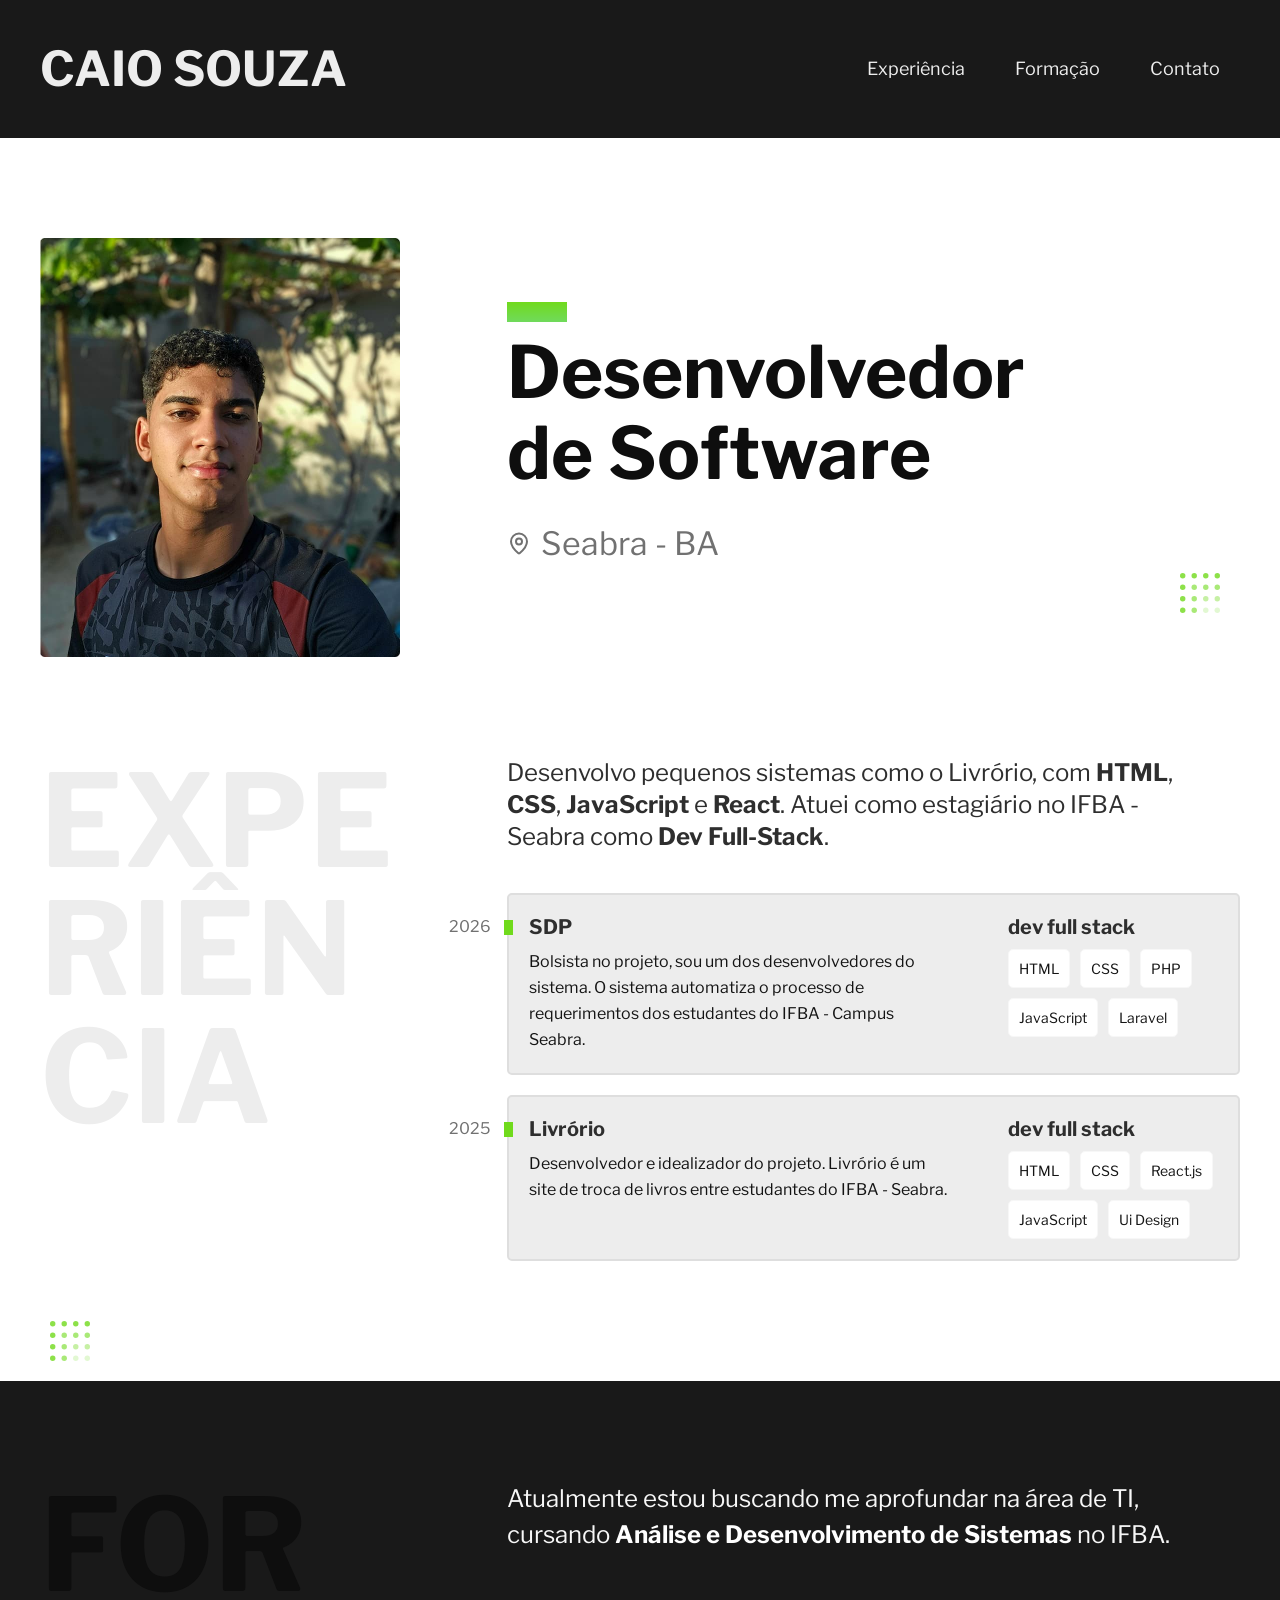
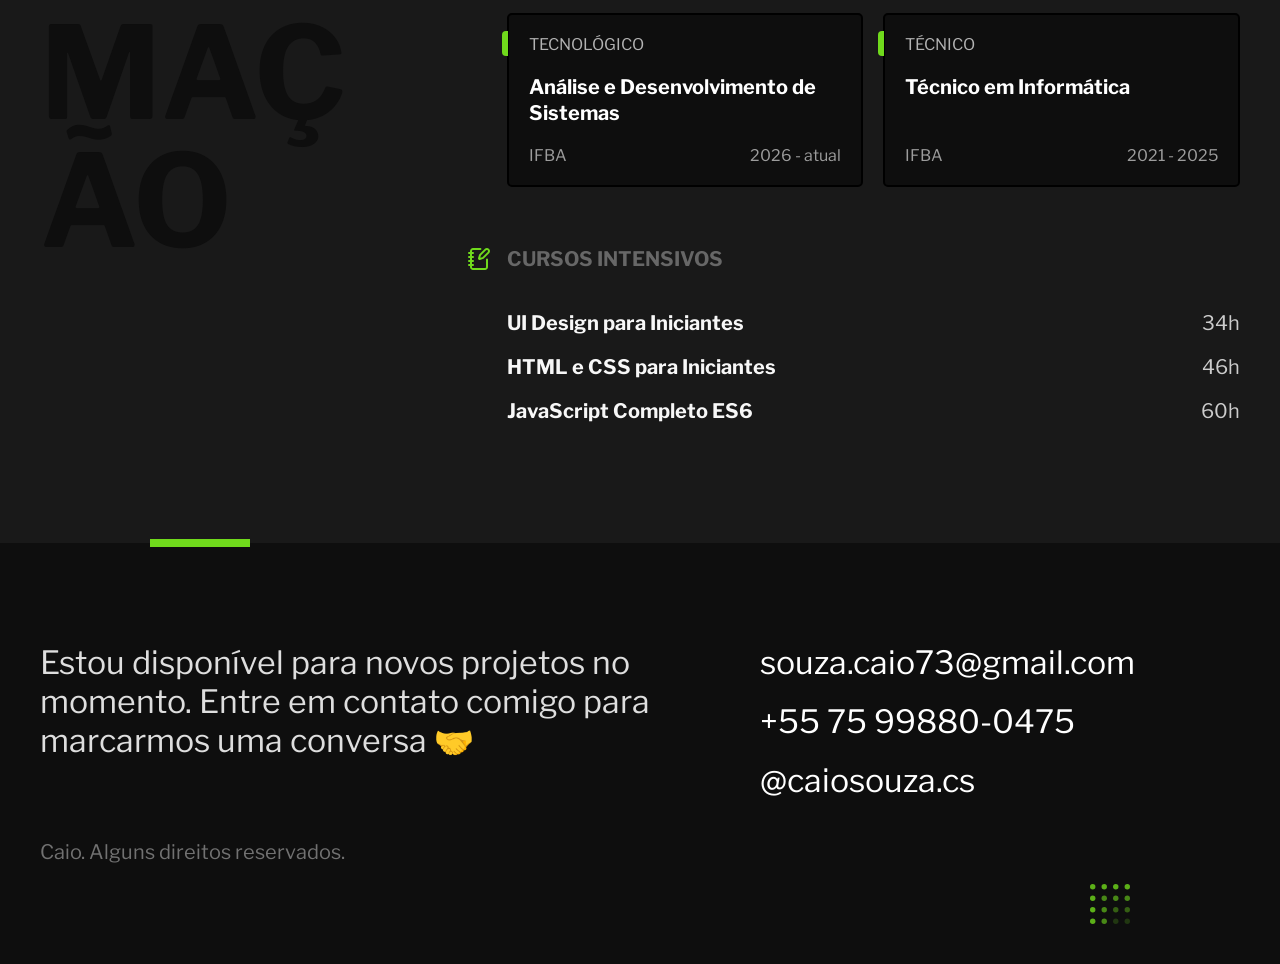
<file: index.html>
<!DOCTYPE html>
<html lang="en">

<head>
  <meta charset="UTF-8">
  <meta name="viewport" content="width=device-width, initial-scale=1.0">
  <meta name="description" content="Desenvolvedor Front End e UI Designer. Localizado em Seabra-BA">
  <title>Caio Souza - Desenvolvedor de Software</title>
  <link rel="stylesheet" href="./css/style.css">
  <link rel="shortcut icon" href="./fivicon.svg" type="image/x-icon">

  <link rel="preconnect" href="https://fonts.googleapis.com">
  <link rel="preconnect" href="https://fonts.gstatic.com" crossorigin>
  <link href="https://fonts.googleapis.com/css2?family=IBM+Plex+Mono:wght@400;700&family=Libre+Franklin:ital,wght@0,100..900;1,100..900&family=Roboto:ital,wght@0,100..900;1,100..900&family=Space+Grotesk:wght@300..700&display=swap" rel="stylesheet">
</head>

<body>

  <header class="header">

    <div class="header-container">
      <!-- <img src="./img/Caio Souza.svg" alt="Caio Souza" width="360" height="419"> -->
      <h1 class="logo">Caio Souza</h1>
      <nav>
        <ul class="header-menu">
          <li><a href="#experiencia">Experiência</a></li>
          <li><a href="#formacao">Formação</a></li>
          <li><a href="#contato">Contato</a></li>
        </ul>
      </nav>
    </div>
  </header>

  <main class="introducao">
    <img src="./img/fotoPerfil.jpg" alt="foto Caio Souza" class="foto">
    <div>
      <h1>Desenvolvedor <br>de Software</h1>
      <div class="localizacao">
        <img class="localizacao-icon" src="./img/Localização.svg" alt="icone-localizacao">
        <p>Seabra - BA</p>
      </div>
    </div>
  </main>

  <section aria-label="Experiência" id="experiencia" class="experiencia">
    <h2 class="subtitulo">Experiência</h2>
    <div>

      <p class="experiencia-texto">Desenvolvo pequenos sistemas como o Livrório, com
        <b>HTML</b>, <b>CSS</b>, <b>JavaScript</b> e <b>React</b>. Atuei como estagiário no
        IFBA - Seabra como <b>Dev Full-Stack</b>.
      </p>

      <div class="empresa">
        <span class="empresa-ano">2026</span>
        <div>
          <h3 class="empresa-titulo">SDP</h3>
          <p class="empresa-texto">Bolsista no projeto, sou um dos desenvolvedores do sistema. O sistema automatiza o processo de requerimentos dos estudantes do IFBA - Campus Seabra.</p>
        </div>
        <div>
          <span class="empresa-titulo">dev full stack</span>
          <ul class="empresa-habilidades">
            <li>HTML</li>
            <li>CSS</li>
            <li>PHP</li>
            <li>JavaScript</li>
            <li>Laravel</li>
          </ul>
        </div>
      </div>

      <div class="empresa">
        <span class="empresa-ano">2025</span>
        <div>
          <h3 class="empresa-titulo">Livrório</h3>
          <p class="empresa-texto">Desenvolvedor e idealizador do projeto. Livrório é um site de troca de livros entre estudantes do IFBA - Seabra.</p>
        </div>

        <div>
          <span class="empresa-titulo">dev full stack</span>
          <ul class="empresa-habilidades">
            <li>HTML</li>
            <li>CSS</li>
            <li>React.js</li>
            <li>JavaScript</li>
            <li>Ui Design</li>
          </ul>
        </div>
      </div>

    </div>
  </section>

  <section aria-label="Formação" id="formacao" class="formacao-container">

    <div class="formacao">
      <h3 class="subtitulo">formação</h3>
      <div class="formacao-conteudo">
        <p class="formacao-texto">Atualmente estou buscando me aprofundar na área de TI, cursando <strong>Análise e Desenvolvimento de Sistemas </strong> no IFBA.</p>

        <div class="curso">

          <!-- Aqui eu vou colocar os cards com os cursos que fiz -->

          <div class="curso-card">
            <span class="curso-subtitulo">Tecnológico</span>
            <h3 class="curso-titulo">Análise e Desenvolvimento de Sistemas</h3>
            <div class="curso-fim">
              <p class="curso-instituicao">ifba</p>
              <p class="curso-ano">2026 - atual</p>
            </div>
          </div>

          <div class="curso-card">
            <span class="curso-subtitulo">Técnico</span>
            <h3 class="curso-titulo">Técnico em Informática</h3>
            <div class="curso-fim">
              <p class="curso-instituicao">ifba</p>
              <p class="curso-ano">2021 - 2025</p>
            </div>
          </div>

        </div>

        <div class="intensivo">
          <h3 class="intensivo-titulo">Cursos Intensivos</h3>
          <ul class="intensivo-grupo">
            <li class="intensivo-item">
              <p>UI Design para Iniciantes<span>34h</span></p>
            </li>
            <li class="intensivo-item">
              <p>HTML e CSS para Iniciantes<span>46h</span></p>
            </li>
            <li class="intensivo-item">
              <p>JavaScript Completo ES6<span>60h</span></p>
            </li>
          </ul>
        </div>

      </div>
    </div>
  </section>

  <footer class="contato-container" id="contato">
    <div class="contato">

      <div class="contato-conteudo">
        <p class="contato-texto">
          Estou disponível para novos projetos no momento. Entre em contato comigo para marcarmos uma conversa 🤝
        </p>


        <ul class="contato-lista">
          <li>souza.caio73@gmail.com</li>
          <li>+55 75 99880-0475</li>
          <li>@caiosouza.cs</li>
        </ul>

      </div>
      <p class="direitos">Caio. Alguns direitos reservados.</p>
    </div>

  </footer>


</body>

</html>
</file>
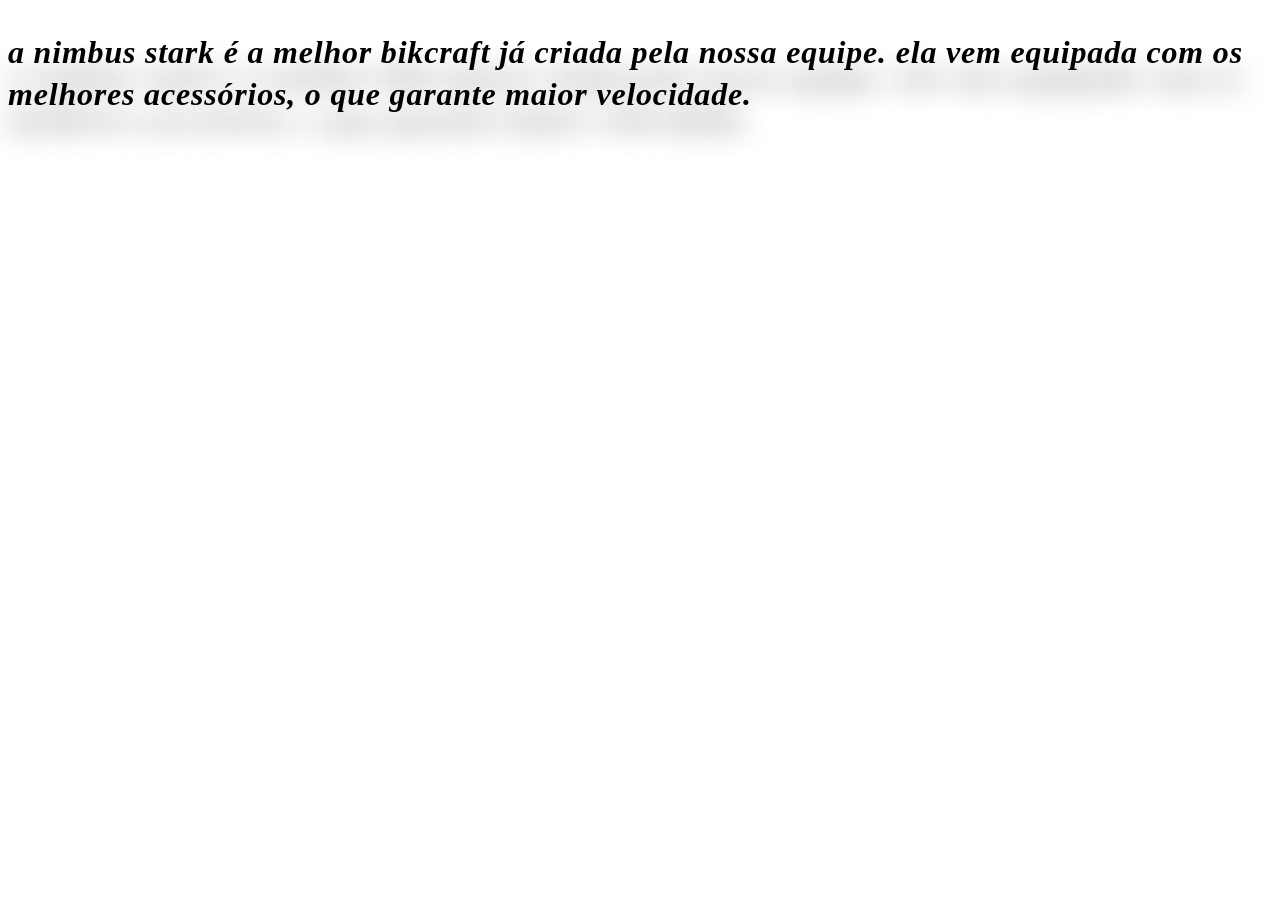
<file: img/HTML e CSS/05-css-propriedades/0502-tipografia/web/index.html>
<!DOCTYPE html>
<html>

<head>
  <meta charset="UTF-8">
  <title>Tipografia</title>
  <link rel="stylesheet" href="./style.css">
</head>

<body>
  <p>A Nimbus Stark é a melhor Bikcraft já criada pela nossa equipe. Ela vem
    equipada com os melhores acessórios, o que garante maior velocidade.</p>
</body>

</html>
</file>
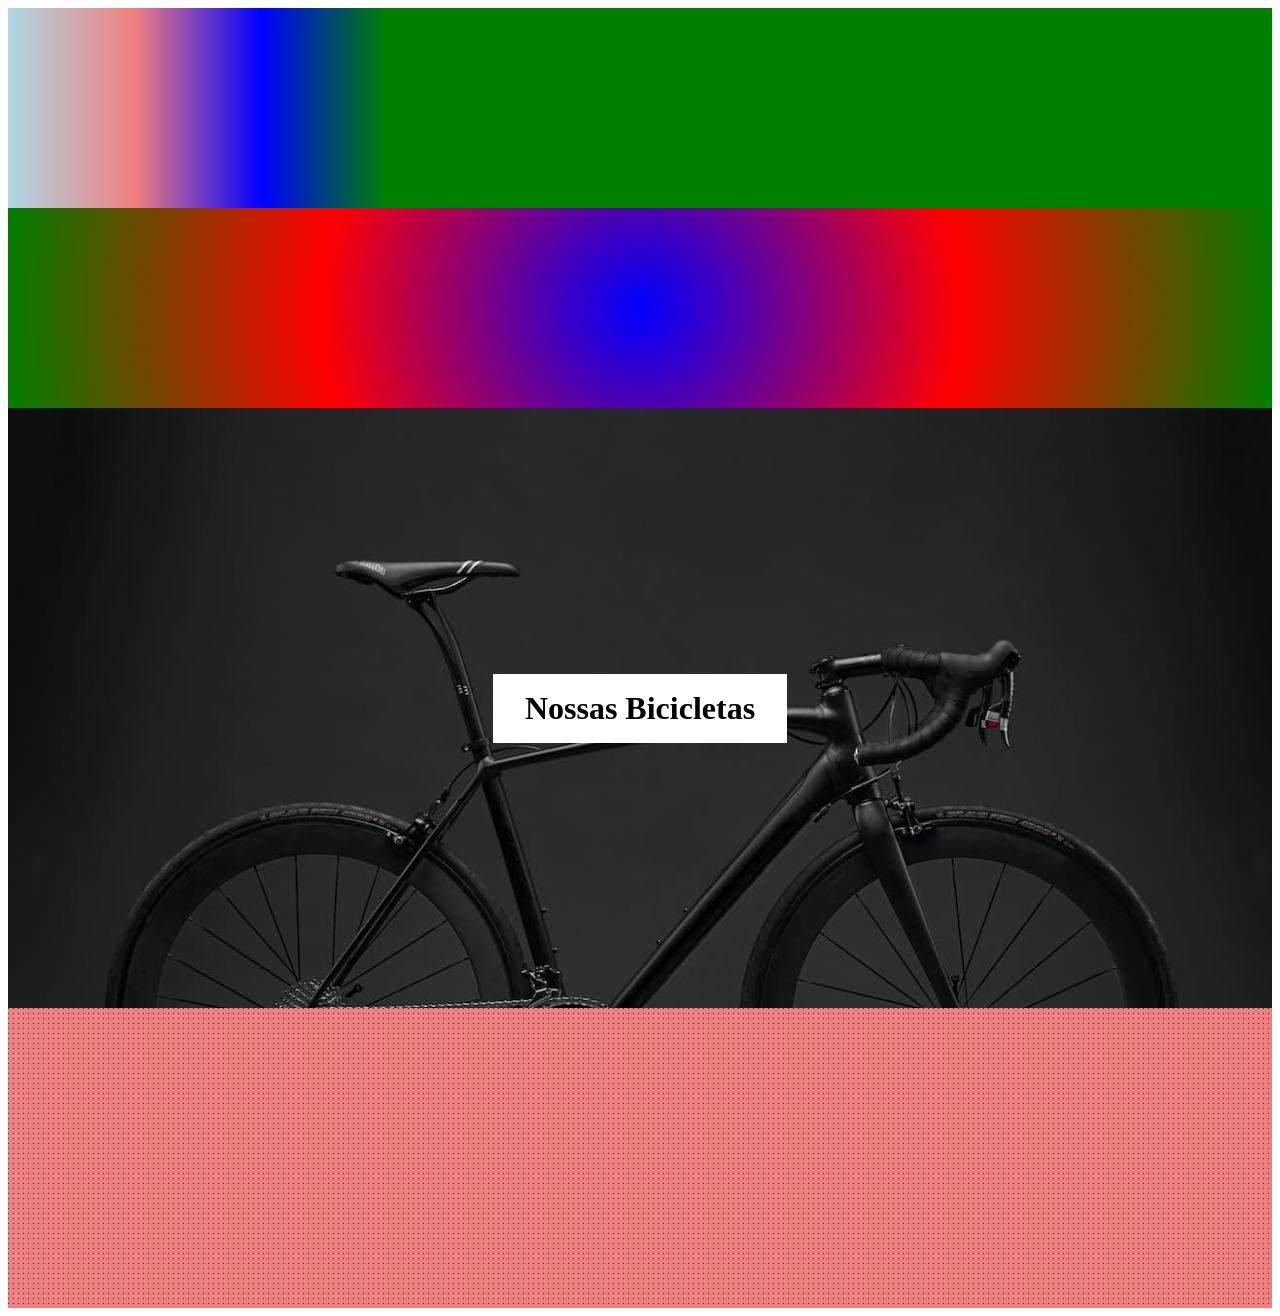
<file: img/HTML e CSS/05-css-propriedades/0503-background/web/index.html>
<!DOCTYPE html>
<html>

<head>
  <meta charset="UTF-8">
  <title>Background</title>
  <link rel="stylesheet" href="./style.css">
</head>

<body>
  <div class="linear"></div>
  <div class="radial"></div>

  <div class="bicicleta">
    <h1>Nossas Bicicletas</h1>
  </div>

  <div class="pattern"></div>
</body>

</html>
</file>
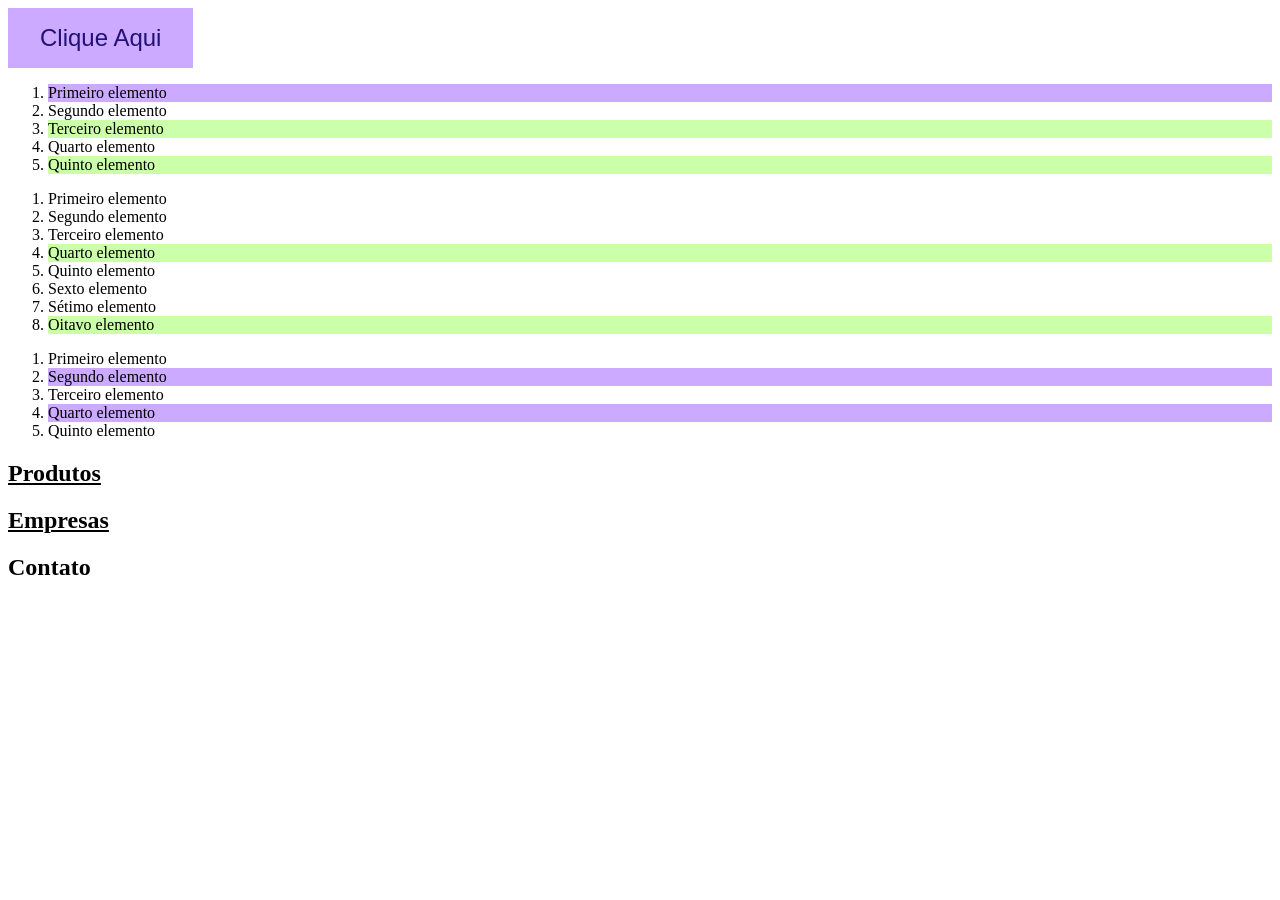
<file: img/HTML e CSS/05-css-propriedades/0504-pseudo-classes/web/index.html>
<!DOCTYPE html>
<html>

<head>
  <meta charset="UTF-8">
  <title>Pseudo Classes</title>
  <link rel="stylesheet" href="./style.css">
</head>

<body>
  <a href="/">Clique Aqui</a>

  <ol class="lista-1">
    <li>Primeiro elemento</li>
    <li>Segundo elemento</li>
    <li>Terceiro elemento</li>
    <li>Quarto elemento</li>
    <li>Quinto elemento</li>
  </ol>

  <ol class="lista-2">
    <li>Primeiro elemento</li>
    <li>Segundo elemento</li>
    <li>Terceiro elemento</li>
    <li>Quarto elemento</li>
    <li>Quinto elemento</li>
    <li>Sexto elemento</li>
    <li>Sétimo elemento</li>
    <li>Oitavo elemento</li>
  </ol>

  <ol class="lista-3">
    <li>Primeiro elemento</li>
    <li>Segundo elemento</li>
    <li class="terceiro">Terceiro elemento</li>
    <li>Quarto elemento</li>
    <li>Quinto elemento</li>
  </ol>

  <section>
    <h2>Produtos</h2>
    <h2>Empresas</h2>
    <h2 class="contato">Contato</h2>
  </section>
</body>

</html>
</file>
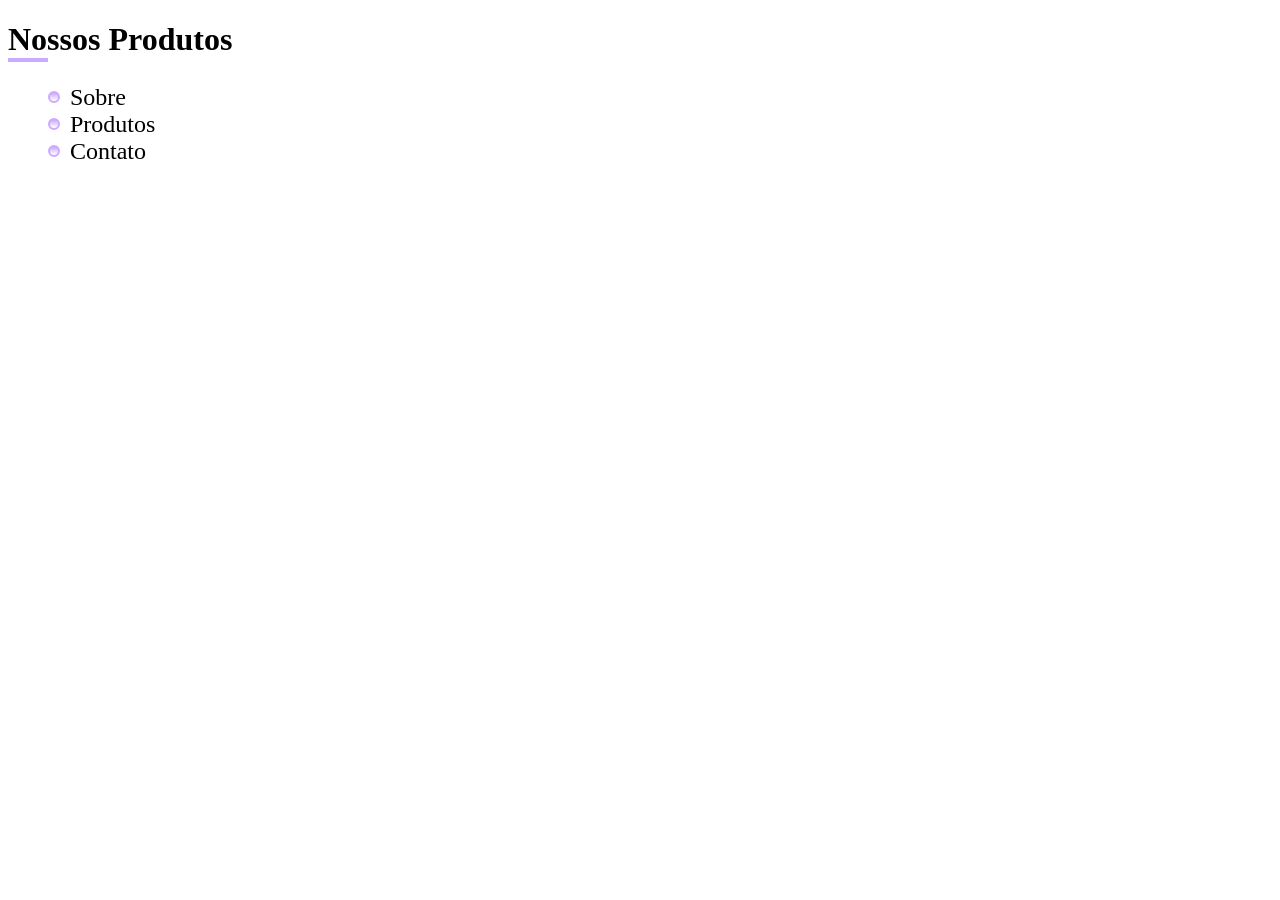
<file: img/HTML e CSS/05-css-propriedades/0505-pseudo-elements/web/index.html>
<!DOCTYPE html>
<html>

<head>
  <meta charset="UTF-8">
  <title>Pseudo Elements</title>
  <link rel="stylesheet" href="./style.css">
</head>

<body>
  <h1>Nossos Produtos</h1>

  <ul>
    <li>Sobre</li>
    <li>Produtos</li>
    <li>Contato</li>
  </ul>

</body>

</html>
</file>
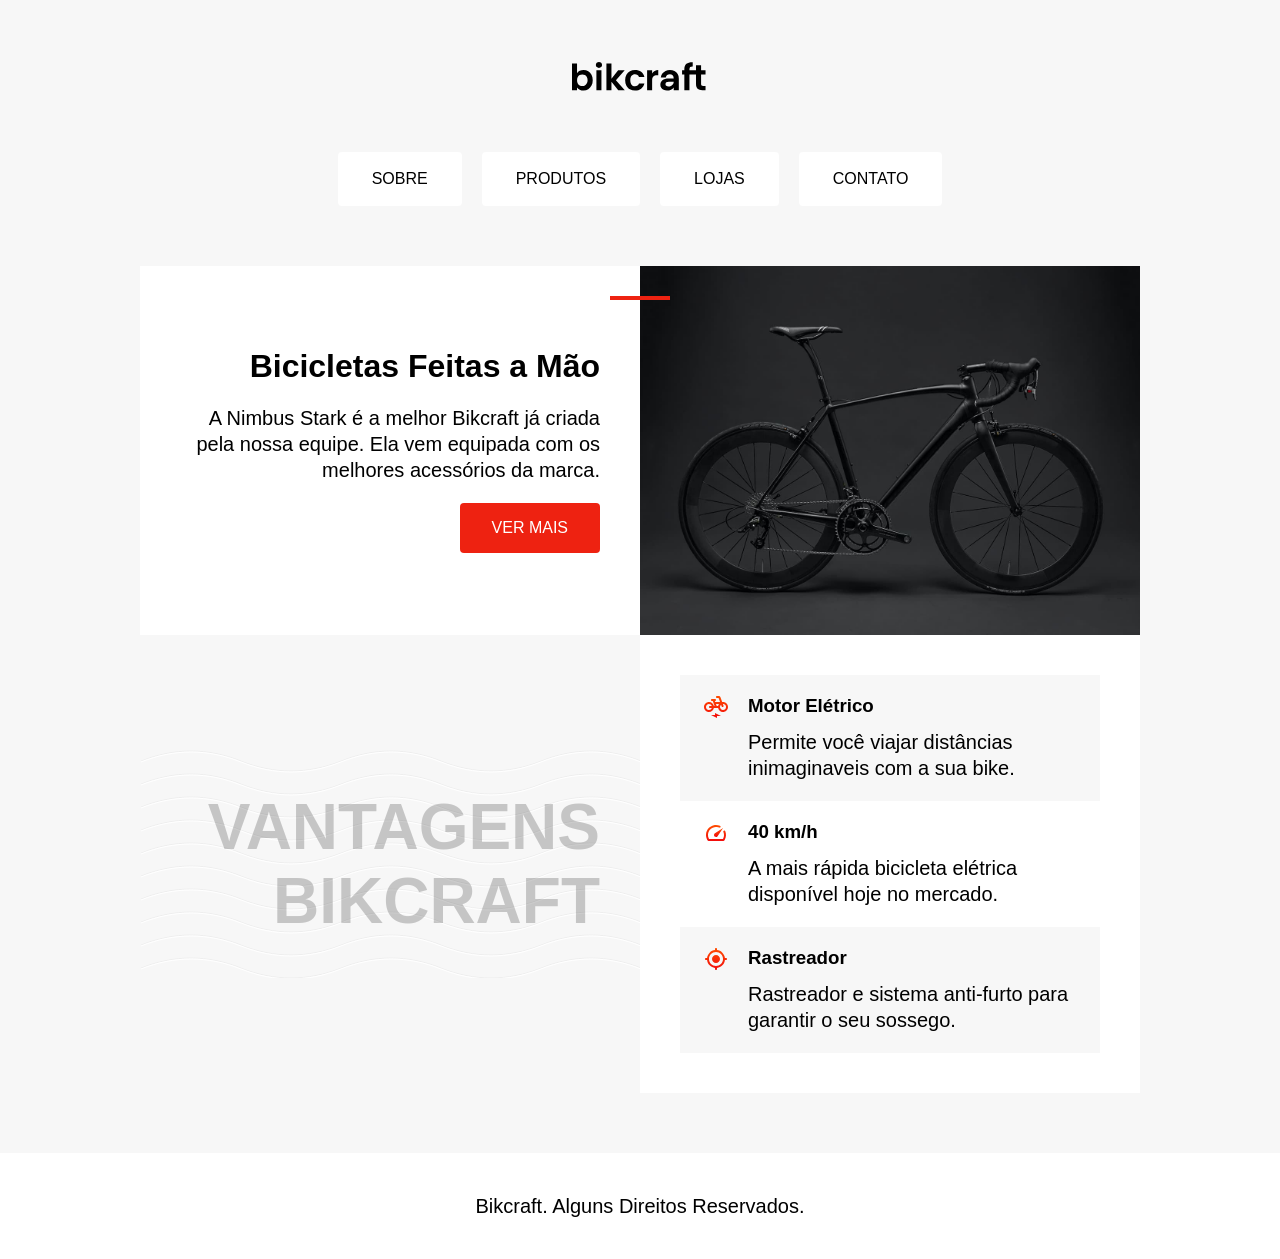
<file: img/HTML e CSS/05-css-propriedades/0506-refatorar-exercicio/web-final/index.html>
<!DOCTYPE html>
<html>

<head>
  <meta charset="UTF-8">
  <title>Bikcraft</title>
  <link rel="stylesheet" href="./style.css">
</head>

<body>

  <header class="header">
    <img src="./img/bikcraft.svg" alt="Bikcraft">

    <nav aria-label="primária">
      <ul class="menu">
        <li><a href="/">Sobre</a></li>
        <li><a href="/">Produtos</a></li>
        <li><a href="/">Lojas</a></li>
        <li><a href="/">Contato</a></li>
      </ul>
    </nav>
  </header>

  <main>
    <article class="conteudo" aria-labelledby="label-introducao">
      <div class="introducao">
        <h1 id="label-introducao">Bicicletas Feitas a Mão</h1>
        <p>A Nimbus Stark é a melhor Bikcraft já criada pela nossa equipe. Ela vem equipada com os melhores acessórios da marca.</p>
        <a class="botao" href="/">Ver Mais</a>
      </div>
      <img src="./img/bicicleta.jpg" alt="Bicicleta Bikcraft Preta">
    </article>

    <article class="conteudo" aria-labelledby="label-vantagens">
      <h2 class="subtitulo" id="label-vantagens">Vantagens Bikcraft</h2>
      <ul class="vantagens">
        <li class="vantagens-item">
          <img src="./img/eletrica.svg" alt="">
          <h3>Motor Elétrico</h3>
          <p>Permite você viajar distâncias inimaginaveis com a sua bike.</p>
        </li>
        <li class="vantagens-item">
          <img src="./img/velocidade.svg" alt="">
          <h3>40 km/h</h3>
          <p>A mais rápida bicicleta elétrica disponível hoje no mercado.</p>
        </li>
        <li class="vantagens-item">
          <img src="./img/rastreador.svg" alt="">
          <h3>Rastreador</h3>
          <p>Rastreador e sistema anti-furto para garantir o seu sossego.</p>
        </li>
      </ul>
    </article>
  </main>

  <footer class="rodape">
    <p>Bikcraft. Alguns Direitos Reservados.</p>
  </footer>
</body>

</html>
</file>
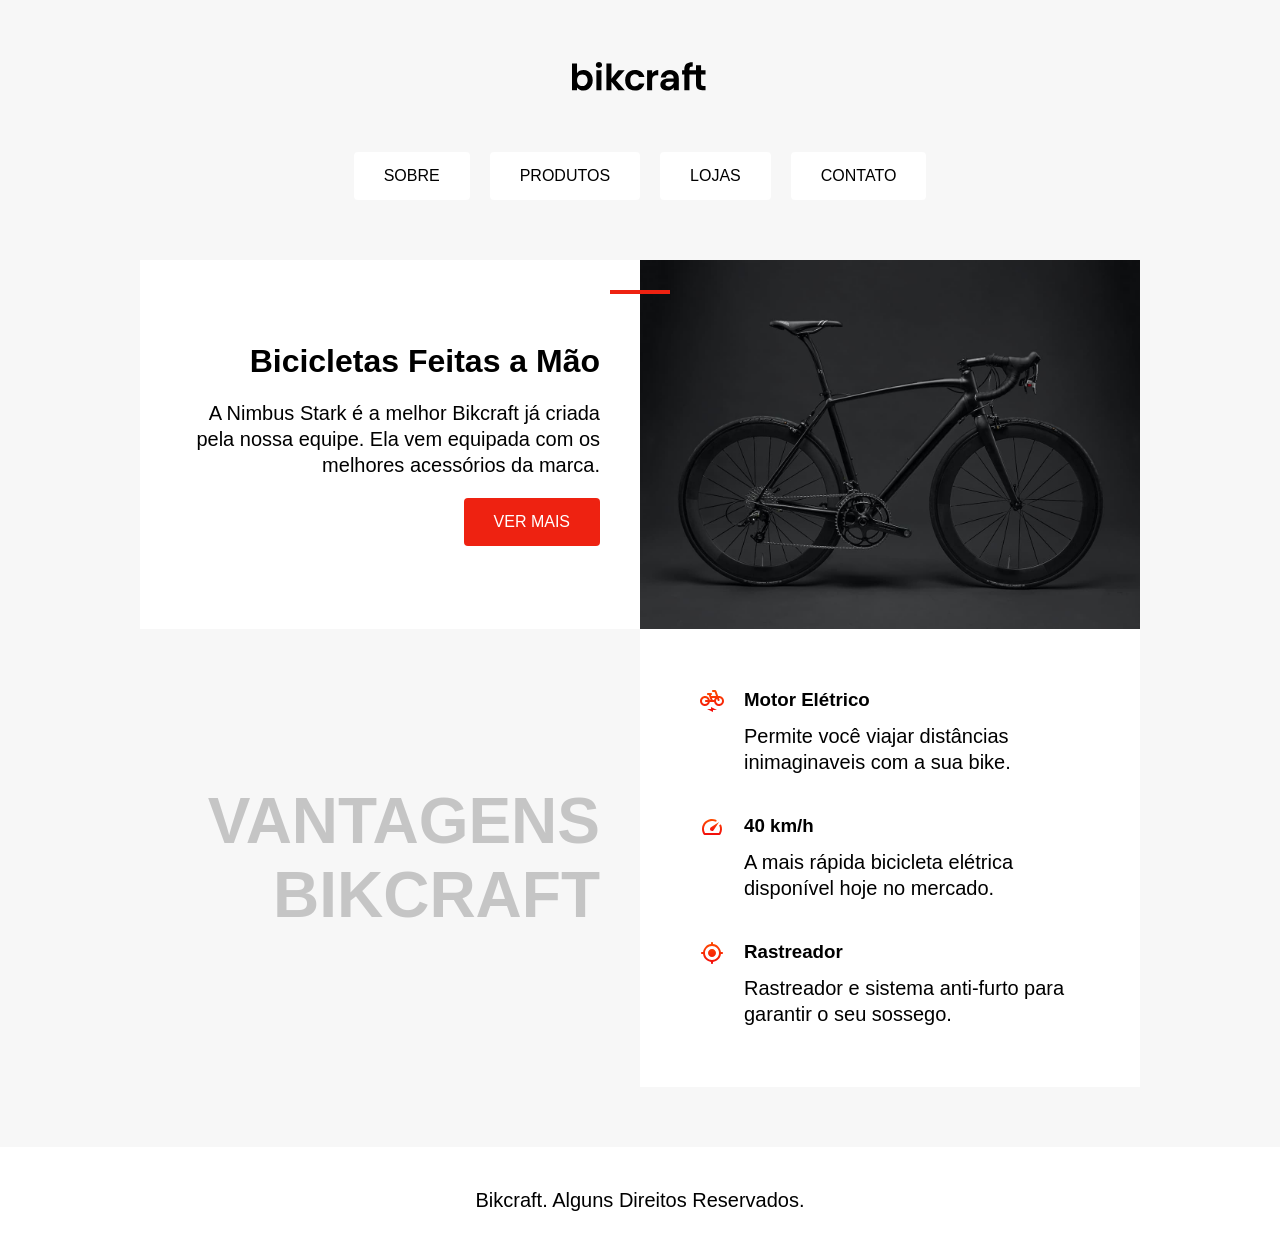
<file: img/HTML e CSS/05-css-propriedades/0506-refatorar-exercicio/web-inicio/index.html>
<!DOCTYPE html>
<html>

<head>
  <meta charset="UTF-8">
  <title>Bikcraft</title>
  <link rel="stylesheet" href="./style.css">
</head>

<body>
  <img src="./img/bikcraft.svg" alt="Bikcraft">

  <div class="menu">
    <a href="/">Sobre</a>
    <a href="/">Produtos</a>
    <a href="/">Lojas</a>
    <a href="/">Contato</a>
  </div>

  <div class="conteudo">
    <div class="introducao">
      <span class="detalhe"></span>
      <h1>Bicicletas Feitas a Mão</h1>
      <p>A Nimbus Stark é a melhor Bikcraft já criada pela nossa equipe. Ela vem equipada com os melhores acessórios da marca.</p>
      <a class="botao" href="/">Ver Mais</a>
    </div>

    <img src="./img/bicicleta.jpg" alt="Bicicleta Bikcraft Preta">

    <h2 class="subtitulo">Vantagens Bikcraft</h2>

    <div class="vantagens">
      <div class="vantagens-item">
        <img src="./img/eletrica.svg" alt="">
        <h3>Motor Elétrico</h3>
        <p>Permite você viajar distâncias inimaginaveis com a sua bike.</p>
      </div>
      <div class="vantagens-item">
        <img src="./img/velocidade.svg" alt="">
        <h3>40 km/h</h3>
        <p>A mais rápida bicicleta elétrica disponível hoje no mercado.</p>
      </div>
      <div class="vantagens-item">
        <img src="./img/rastreador.svg" alt="">
        <h3>Rastreador</h3>
        <p>Rastreador e sistema anti-furto para garantir o seu sossego.</p>
      </div>
    </div>
  </div>

  <div class="rodape">
    <p>Bikcraft. Alguns Direitos Reservados.</p>
  </div>
</body>

</html>
</file>
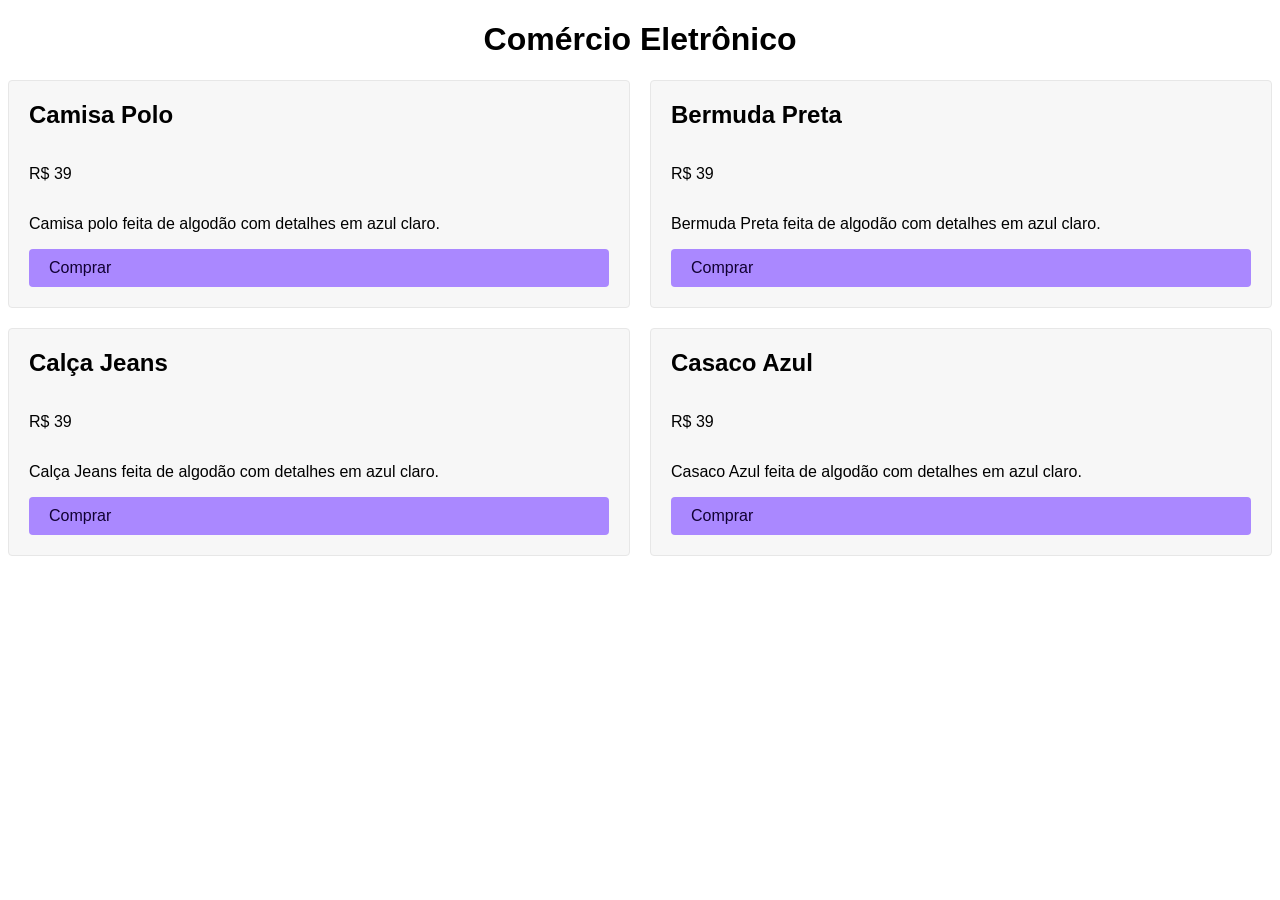
<file: img/HTML e CSS/03-css-posicionamento/03-css-posicionamento/0302-grid-columns/web/index.html>
<!DOCTYPE html>
<html>

<head>
  <meta charset="UTF-8">
  <title>Grid</title>
  <link rel="stylesheet" href="./style.css">
</head>

<body>
  <h1>Comércio Eletrônico</h1>
  <div class="grid">
    <div class="item">
      <h2>Camisa Polo</h2>
      <p class="preco">R$ 39</p>
      <p>Camisa polo feita de algodão com detalhes em azul claro.</p>
      <a class="comprar" href="/">Comprar</a>
    </div>
    <div class="item">
      <h2>Bermuda Preta</h2>
      <p class="preco">R$ 39</p>
      <p>Bermuda Preta feita de algodão com detalhes em azul claro.</p>
      <a class="comprar" href="/">Comprar</a>
    </div>
    <div class="item">
      <h2>Calça Jeans</h2>
      <p class="preco">R$ 39</p>
      <p>Calça Jeans feita de algodão com detalhes em azul claro.</p>
      <a class="comprar" href="/">Comprar</a>
    </div>
    <div class="item">
      <h2>Casaco Azul</h2>
      <p class="preco">R$ 39</p>
      <p>Casaco Azul feita de algodão com detalhes em azul claro.</p>
      <a class="comprar" href="/">Comprar</a>
    </div>
  </div>
</body>

</html>
</file>
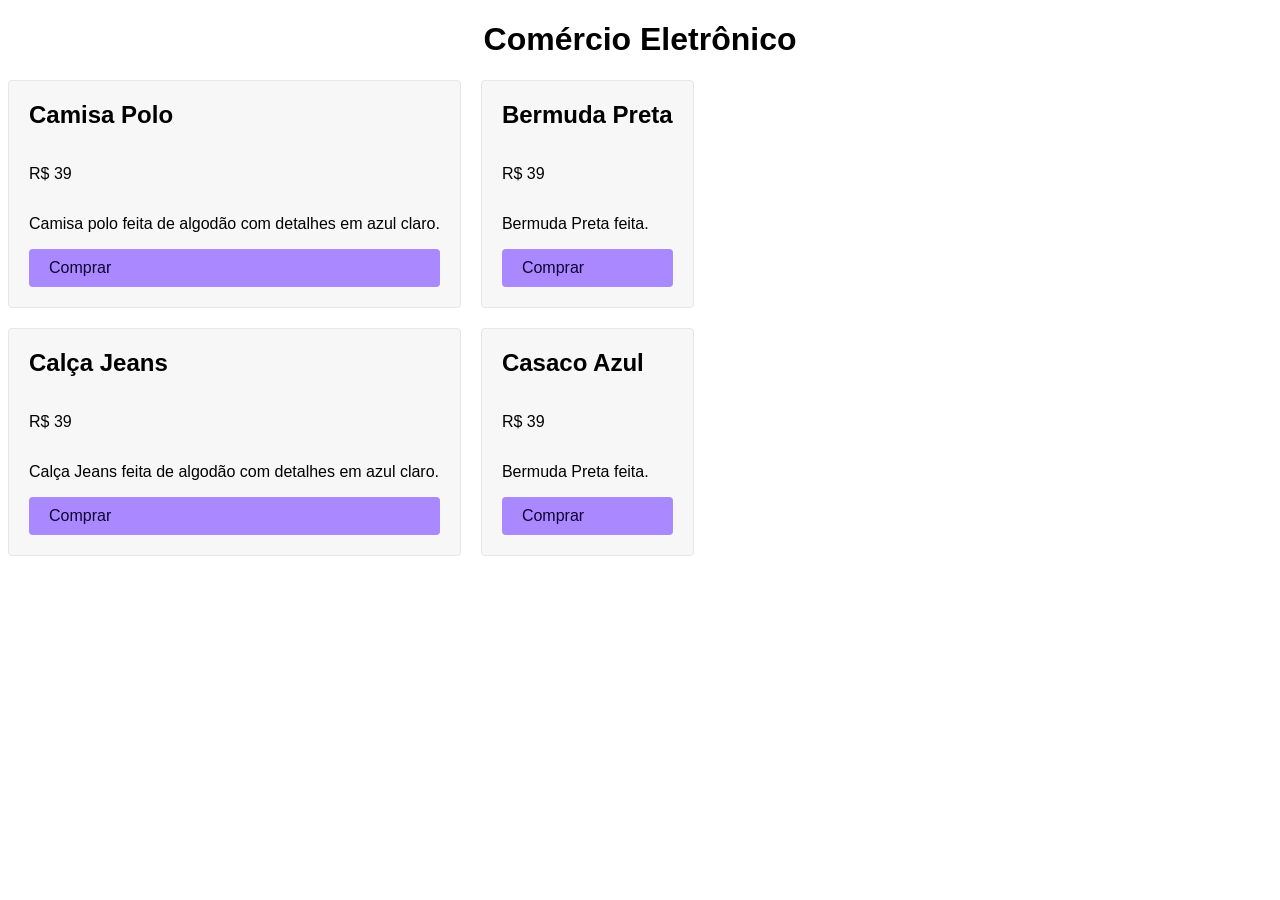
<file: img/HTML e CSS/03-css-posicionamento/03-css-posicionamento/0303-align-e-justify-content/web/index.html>
<!DOCTYPE html>
<html>

<head>
  <meta charset="UTF-8">
  <title>Grid</title>
  <link rel="stylesheet" href="./style.css">
</head>

<body>
  <h1>Comércio Eletrônico</h1>
  <div class="grid">
    <div class="item">
      <h2>Camisa Polo</h2>
      <p class="preco">R$ 39</p>
      <p>Camisa polo feita de algodão com detalhes em azul claro.</p>
      <a class="comprar" href="/">Comprar</a>
    </div>
    <div class="item">
      <h2>Bermuda Preta</h2>
      <p class="preco">R$ 39</p>
      <p>Bermuda Preta feita.</p>
      <a class="comprar" href="/">Comprar</a>
    </div>
    <div class="item">
      <h2>Calça Jeans</h2>
      <p class="preco">R$ 39</p>
      <p>Calça Jeans feita de algodão com detalhes em azul claro.</p>
      <a class="comprar" href="/">Comprar</a>
    </div>
    <div class="item">
      <h2>Casaco Azul</h2>
      <p class="preco">R$ 39</p>
      <p>Bermuda Preta feita.</p>
      <a class="comprar" href="/">Comprar</a>
    </div>
  </div>
</body>

</html>
</file>
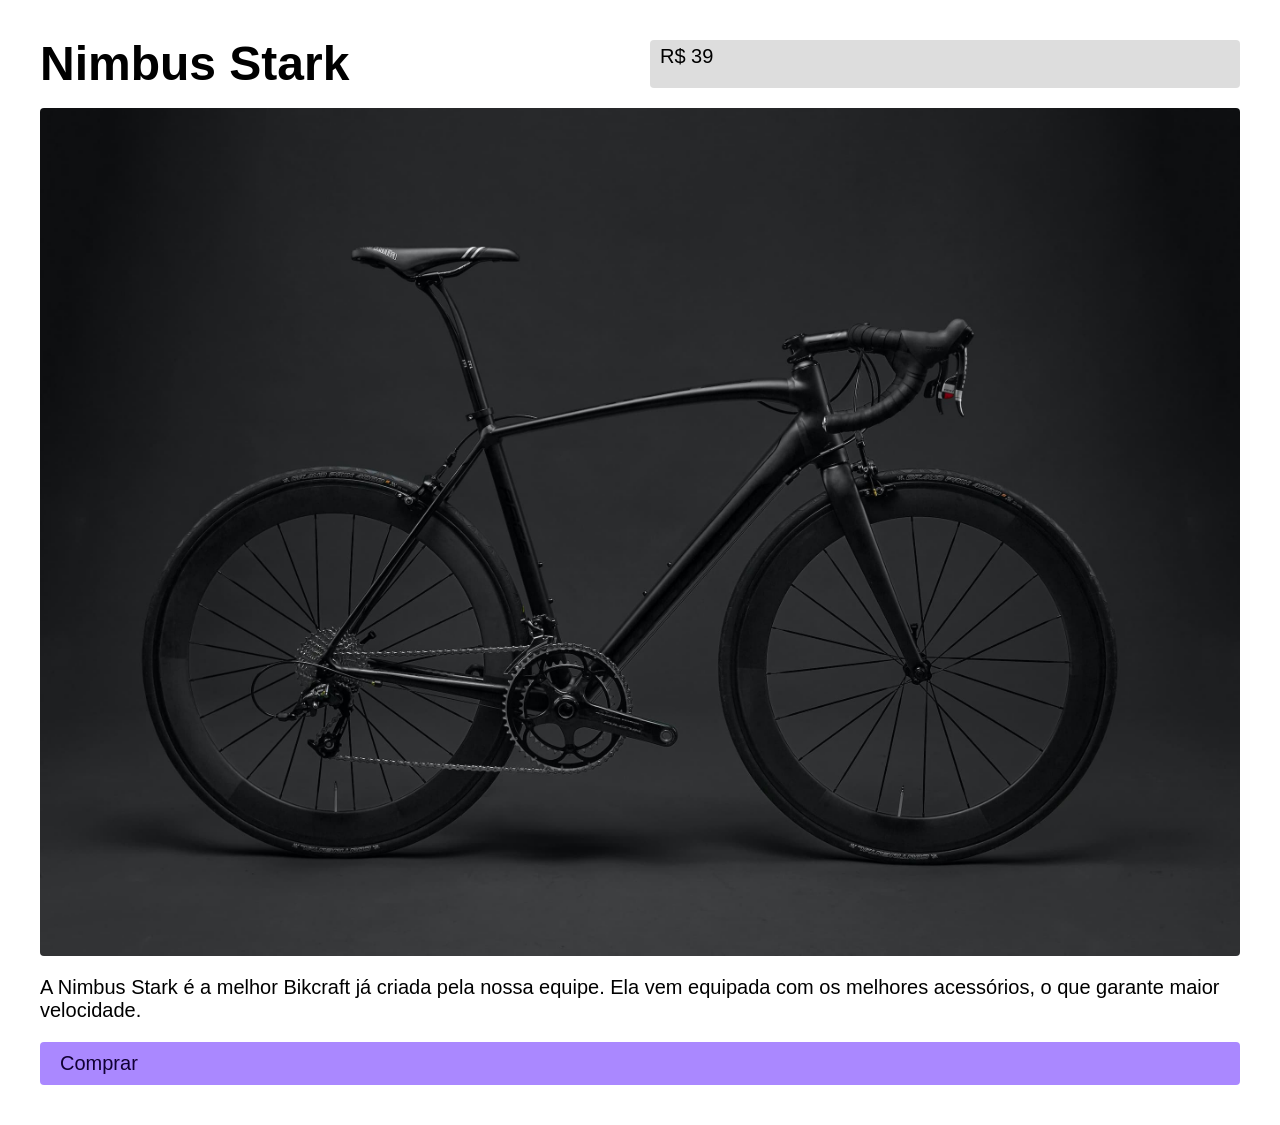
<file: img/HTML e CSS/03-css-posicionamento/03-css-posicionamento/0304-grid-column/web/index.html>
<!DOCTYPE html>
<html>

<head>
  <meta charset="UTF-8">
  <title>Grid</title>
  <link rel="stylesheet" href="./style.css">
</head>

<body>
  <div class="grid">
    <h1 class="titulo">Nimbus Stark</h1>
    <span class="preco">R$ 39</span>
    <img class="foto" src="./img/bicicleta.jpg" alt="Bicicleta Preta">
    <p class="descricao">A Nimbus Stark é a melhor Bikcraft já criada pela nossa equipe. Ela vem equipada com os melhores acessórios, o que garante maior velocidade.</p>
    <a class="comprar" href="/">Comprar</a>
  </div>
</body>

</html>
</file>
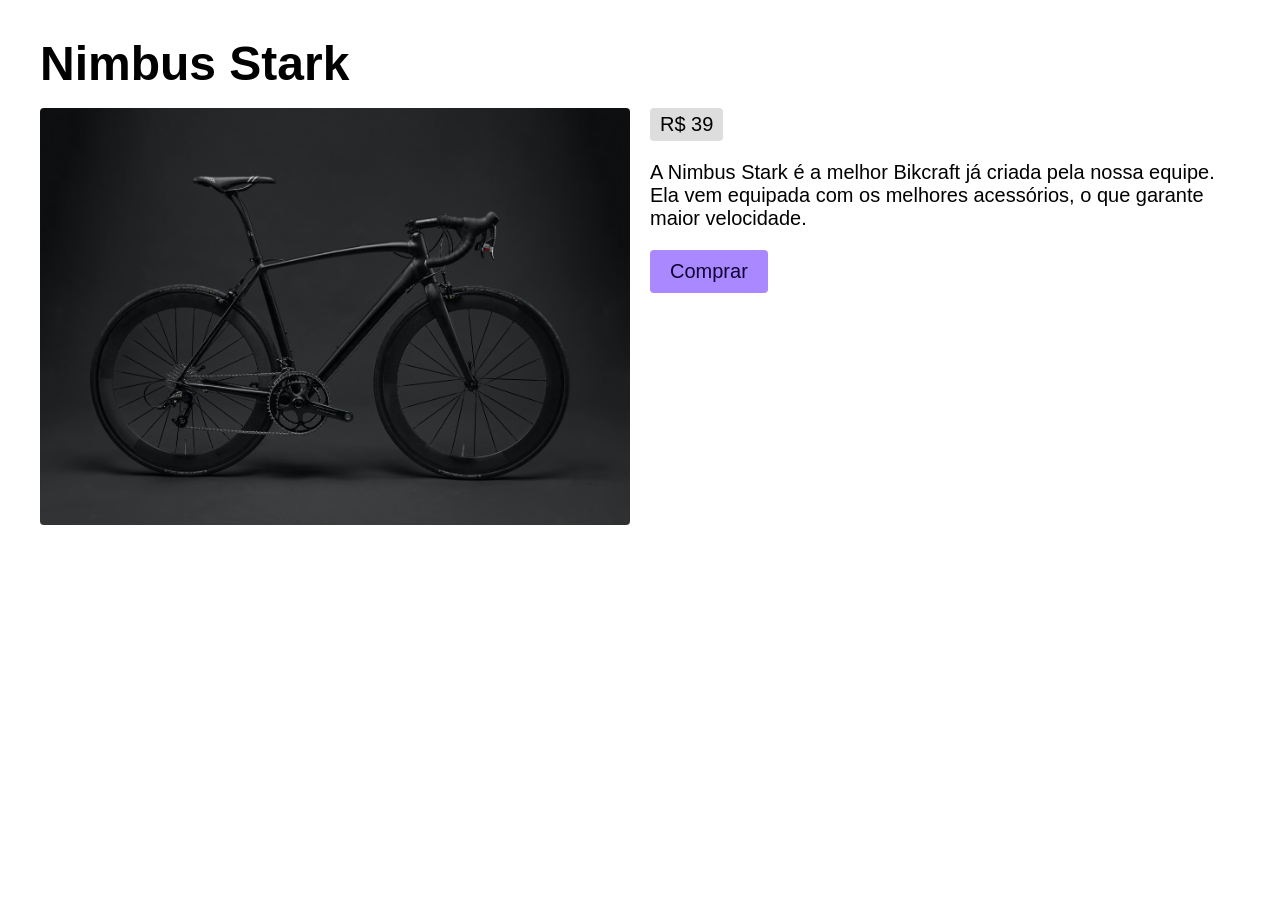
<file: img/HTML e CSS/03-css-posicionamento/03-css-posicionamento/0305-align-e-justify-items/web/index.html>
<!DOCTYPE html>
<html>

<head>
  <meta charset="UTF-8">
  <title>Grid</title>
  <link rel="stylesheet" href="./style.css">
</head>

<body>
  <div class="grid">
    <h1 class="titulo">Nimbus Stark</h1>
    <img class="foto" src="./img/bicicleta.jpg" alt="Bicicleta Preta">
    <div class="info">
      <span class="preco">R$ 39</span>
      <p class="descricao">A Nimbus Stark é a melhor Bikcraft já criada pela nossa equipe. Ela vem equipada com os melhores acessórios, o que garante maior velocidade.</p>
      <a class="comprar" href="/">Comprar</a>
    </div>
  </div>
</body>

</html>
</file>
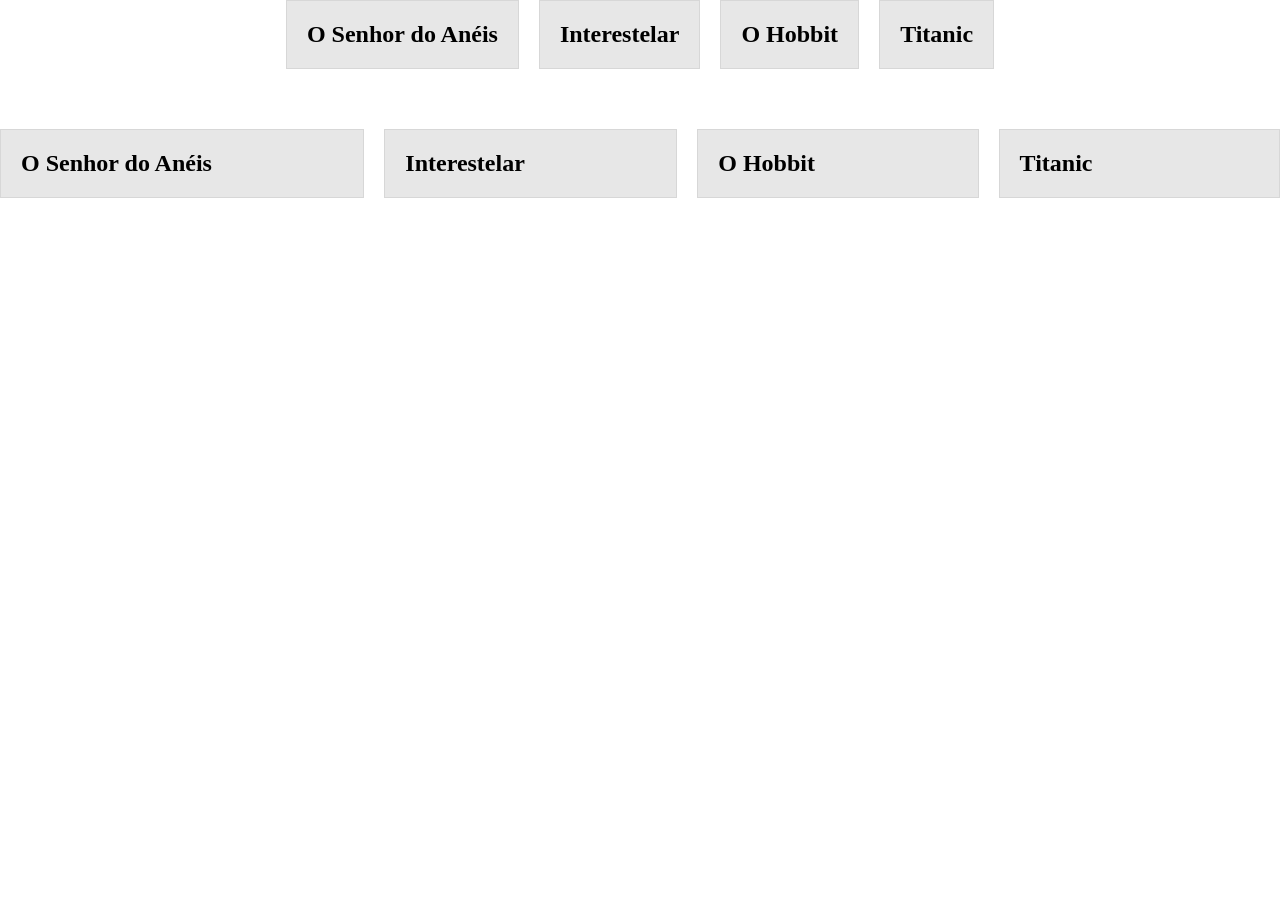
<file: img/HTML e CSS/03-css-posicionamento/03-css-posicionamento/0307-flexbox/web/index.html>
<!DOCTYPE html>
<html>

<head>
  <meta charset="UTF-8">
  <title>Flexbox</title>
  <link rel="stylesheet" href="./style.css">
</head>

<body>
  <div class="flex">
    <h2>O Senhor do Anéis</h2>
    <h2>Interestelar</h2>
    <h2>O Hobbit</h2>
    <h2>Titanic</h2>
  </div>

  <div class="grid">
    <h2>O Senhor do Anéis</h2>
    <h2>Interestelar</h2>
    <h2>O Hobbit</h2>
    <h2>Titanic</h2>
  </div>
</body>

</html>
</file>
<file: css/style.css>
@import './global.css';
@import './header.css';
@import './introducao.css';
@import './experiencia.css';
@import './formacao.css';
@import url('/css/contato.css');
</file>
<file: img/HTML e CSS/05-css-propriedades/0502-tipografia/web/style.css>
p {
  font-size: 2rem;
  font-family: Georgia, "Times New Roman", Times, serif;
  font-weight: bold;
  font-style: italic;
  line-height: 1.3;
  text-decoration: none;
  text-transform: lowercase;
  /* text-indent: 5rem; */
  text-align: left;
  text-shadow: 0px 25px 30px gray;
  letter-spacing: 0.05rem;
}
</file>
<file: img/HTML e CSS/05-css-propriedades/0503-background/web/style.css>
.bicicleta {
  height: 600px;
  background-color: lightblue;
  background-image: url("./img/bicicleta.jpg");
  background-repeat: no-repeat;
  background-size: cover;
  background-position: center top;
  /* background: lightblue url("./img/bicicleta.jpg") no-repeat cover center top; */
  display: flex;
}

h1 {
  margin: auto;
  background: white;
  padding: 1rem 2rem;
}

.pattern {
  height: 300px;
  background-color: lightcoral;
  background-image: url("./img/pattern.svg");
  background-repeat: repeat;
  /* background-size: 500px; */
}

.linear {
  height: 200px;
  background-image: linear-gradient(
    to right,
    lightblue 0%,
    lightcoral 10%,
    blue 20%,
    green 30%
  );
}

.radial {
  height: 200px;
  background-image: radial-gradient(circle, blue, red, green);
}
</file>
<file: img/HTML e CSS/05-css-propriedades/0504-pseudo-classes/web/style.css>
a {
  display: inline-block;
  padding: 1rem 2rem;
  font-size: 1.5rem;
  font-family: Arial;
  text-decoration: none;
  background: #caf;
  color: #217;
}

a:hover {
  background: #adf;
  color: #147;
}

a:focus {
  background: #cfa;
  color: #371;
}

a:active {
  background: #ffa;
  color: #761;
}

/* a:visited {
  background: #fda;
  color: #731;
} */

.lista-1 li:first-child {
  background: #caf;
}

.lista-1 li:last-child {
  background: #cfa;
}

.lista-1 li:nth-child(3) {
  background: #cfa;
}

.lista-2 li:nth-child(4n) {
  background: #cfa;
}

.lista-3 li:not(:first-child, :last-child, .terceiro) {
  background: #caf;
}

h2:not(.contato) {
  text-decoration: underline;
}
</file>
<file: img/HTML e CSS/05-css-propriedades/0505-pseudo-elements/web/style.css>
h1::after {
  content: "";
  display: block;
  width: 40px;
  height: 4px;
  background: #caf;
}

ul {
  list-style: none;
}

li {
  font-size: 1.5rem;
  display: flex;
  align-items: center;
}

li::before {
  content: "";
  display: inline-block;
  width: 8px;
  height: 8px;
  background: linear-gradient(#caf, #fff);
  border: 2px solid #caf;
  margin-right: 10px;
  border-radius: 50%;
}
</file>
<file: img/HTML e CSS/05-css-propriedades/0506-refatorar-exercicio/web-final/style.css>
body {
  font-family: Arial, Helvetica, sans-serif;
  margin: 0px;
  display: grid;
  gap: 60px;
  justify-items: center;
  margin-top: 60px;
  background-color: #f7f7f7;
}

img {
  max-width: 100%;
  display: block;
}

a {
  text-decoration: none;
}

ul {
  margin: 0px;
  padding: 0px;
  list-style: none;
}

p,
h1,
h2,
h3 {
  margin: 0px;
}

p {
  font-size: 1.25rem;
  line-height: 1.3;
}

.header {
  display: grid;
  gap: 60px;
  justify-items: center;
}

.menu {
  display: flex;
  flex-wrap: wrap;
  gap: 20px;
  justify-content: center;
}

.menu a {
  display: block;
  background: #ffffff;
  padding: 1rem 2rem;
  border-radius: 4px;
  color: #000000;
  text-transform: uppercase;
  border: 2px solid #fff;
}

.menu a:hover {
  border-color: #e21;
}

.conteudo {
  display: grid;
  grid-template-columns: 1fr 1fr;
  max-width: 1000px;
}

.introducao {
  background: #fff;
  padding: 40px;
  text-align: right;
  position: relative;
  display: grid;
  gap: 20px;
  align-content: center;
  justify-items: end;
}

.introducao h1 {
  font-size: 2rem;
}

.introducao::before {
  content: '';
  width: 60px;
  height: 4px;
  background: #e21;
  position: absolute;
  top: 30px;
  right: -30px;
}

.botao {
  background: #e21;
  color: #fff;
  padding: 1rem 2rem;
  border-radius: 4px;
  text-transform: uppercase;
}

.botao:hover {
  background: #900;
}

.subtitulo {
  font-size: 4rem;
  text-transform: uppercase;
  color: rgba(0, 0, 0, 0.2);
  text-align: right;
  padding: 40px;
  align-self: center;
  background-image: url('./img/onda.svg');
}

.vantagens {
  background: #fff;
  padding: 40px;
}

.vantagens-item {
  display: grid;
  grid-template-columns: auto 1fr;
  gap: 10px 20px;
  padding: 20px;
  border-left: 4px solid transparent;
}

.vantagens-item:nth-child(odd) {
  background: #f7f7f7;
}

.vantagens-item:hover {
  border-color: #e21;
}

.vantagens-item p {
  grid-column: 2;
}

.rodape {
  background: #fff;
  width: 100%;
  text-align: center;
  padding: 40px;
  box-sizing: border-box;
}
</file>
<file: img/HTML e CSS/05-css-propriedades/0506-refatorar-exercicio/web-inicio/style.css>
body {
  font-family: Arial, Helvetica, sans-serif;
  margin: 0px;
  background: #f7f7f7;
  display: grid;
  gap: 60px;
  justify-items: center;
  margin-top: 60px;
}

img {
  max-width: 100%;
  display: block;
}

a {
  text-decoration: none;
}

p,
h1,
h2,
h3 {
  margin: 0px;
}

p {
  font-size: 20px;
  line-height: 1.3;
}

.menu {
  display: flex;
  flex-wrap: wrap;
  gap: 20px;
  justify-content: center;
}

.menu a {
  background: #ffffff;
  padding: 15px 30px;
  border-radius: 4px;
  color: #000000;
  text-transform: uppercase;
}

.conteudo {
  display: grid;
  grid-template-columns: 1fr 1fr;
  max-width: 1000px;
}

.introducao {
  background: #fff;
  padding: 40px;
  text-align: right;
  position: relative;
  display: grid;
  gap: 20px;
  align-content: center;
  justify-items: end;
}

.detalhe {
  width: 60px;
  height: 4px;
  background: #e21;
  position: absolute;
  top: 30px;
  right: -30px;
}

.botao {
  background: #e21;
  color: #fff;
  padding: 15px 30px;
  border-radius: 4px;
  text-transform: uppercase;
}

.subtitulo {
  font-size: 64px;
  text-transform: uppercase;
  color: rgba(0, 0, 0, 0.2);
  text-align: right;
  padding: 40px;
  align-self: center;
}

.vantagens {
  background: #fff;
  padding: 40px;
}

.vantagens-item {
  display: grid;
  grid-template-columns: auto 1fr;
  gap: 10px 20px;
  padding: 20px;
}

.vantagens-item p {
  grid-column: 2;
}

.rodape {
  background: #fff;
  width: 100%;
  text-align: center;
  padding: 40px;
  box-sizing: border-box;
}
</file>
<file: img/HTML e CSS/03-css-posicionamento/03-css-posicionamento/0302-grid-columns/web/style.css>
body {
  font-family: Arial;
}

h1 {
  text-align: center;
}

h2 {
  margin-top: 0px;
}

.comprar {
  background: #a8f;
  color: #103;
  padding: 10px 20px;
  text-decoration: none;
  border-radius: 4px;
}

.item {
  background: #f7f7f7;
  border: 1px solid #e7e7e7;
  padding: 20px;
  border-radius: 4px;
  display: grid;
}

.grid {
  display: grid;
  grid-template-columns: 1fr 1fr;
  gap: 20px;
}
</file>
<file: img/HTML e CSS/03-css-posicionamento/03-css-posicionamento/0303-align-e-justify-content/web/style.css>
body {
  font-family: Arial;
}

h1 {
  text-align: center;
}

h2 {
  margin-top: 0px;
}

.comprar {
  background: #a8f;
  color: #103;
  padding: 10px 20px;
  text-decoration: none;
  border-radius: 4px;
}

.item {
  background: #f7f7f7;
  border: 1px solid #e7e7e7;
  padding: 20px;
  border-radius: 4px;
  display: grid;
}

.grid {
  display: grid;
  height: 800px;
  grid-template-columns: auto auto;
  gap: 20px;
  place-content: start;
}
</file>
<file: img/HTML e CSS/03-css-posicionamento/03-css-posicionamento/0304-grid-column/web/style.css>
.grid {
  display: grid;
  gap: 20px;
  grid-template-columns: 1fr 1fr;
}

.foto {
  grid-column: 1 / -1;
}

.descricao {
  grid-column: 1 / 3;
}

.comprar {
  grid-column: 1 / 3;
}

/* Estilos Gerais */

body {
  font-family: Arial;
  margin: 40px;
}

h1,
p {
  margin: 0px;
}

h1 {
  font-size: 48px;
  line-height: 1;
}

p,
span {
  font-size: 20px;
}

img {
  max-width: 100%;
  border-radius: 4px;
}

.comprar {
  background: #a8f;
  color: #103;
  padding: 10px 20px;
  text-decoration: none;
  border-radius: 4px;
  font-size: 20px;
}

.preco {
  background: #ddd;
  padding: 5px 10px;
  border-radius: 4px;
}
</file>
<file: img/HTML e CSS/03-css-posicionamento/03-css-posicionamento/0305-align-e-justify-items/web/style.css>
.grid {
  display: grid;
  gap: 20px;
  grid-template-columns: repeat(2, 1fr);
}

.titulo {
  grid-column: 1 / -1;
}

.info {
  place-self: start;
  display: grid;
  place-items: start;
  gap: 20px;
}

/* Estilos Gerais */

body {
  font-family: Arial;
  margin: 40px;
}

h1,
p {
  margin: 0px;
}

h1 {
  font-size: 48px;
  line-height: 1;
}

p,
span {
  font-size: 20px;
}

img {
  max-width: 100%;
  border-radius: 4px;
}

.comprar {
  background: #a8f;
  color: #103;
  padding: 10px 20px;
  text-decoration: none;
  border-radius: 4px;
  font-size: 20px;
}

.preco {
  background: #ddd;
  padding: 5px 10px;
  border-radius: 4px;
}
</file>
<file: img/HTML e CSS/03-css-posicionamento/03-css-posicionamento/0307-flexbox/web/style.css>
.flex {
  display: flex;
  flex-wrap: wrap;
  gap: 20px;
  justify-content: center;
}

body {
  margin: 0px;
}

h2 {
  background: #e7e7e7;
  border: 1px solid #d7d7d7;
  padding: 20px;
  margin: 0px;
}

.grid {
  margin-top: 60px;
  display: grid;
  gap: 20px;
  grid-template-columns: repeat(auto-fit, minmax(150px, auto));
}
</file>
